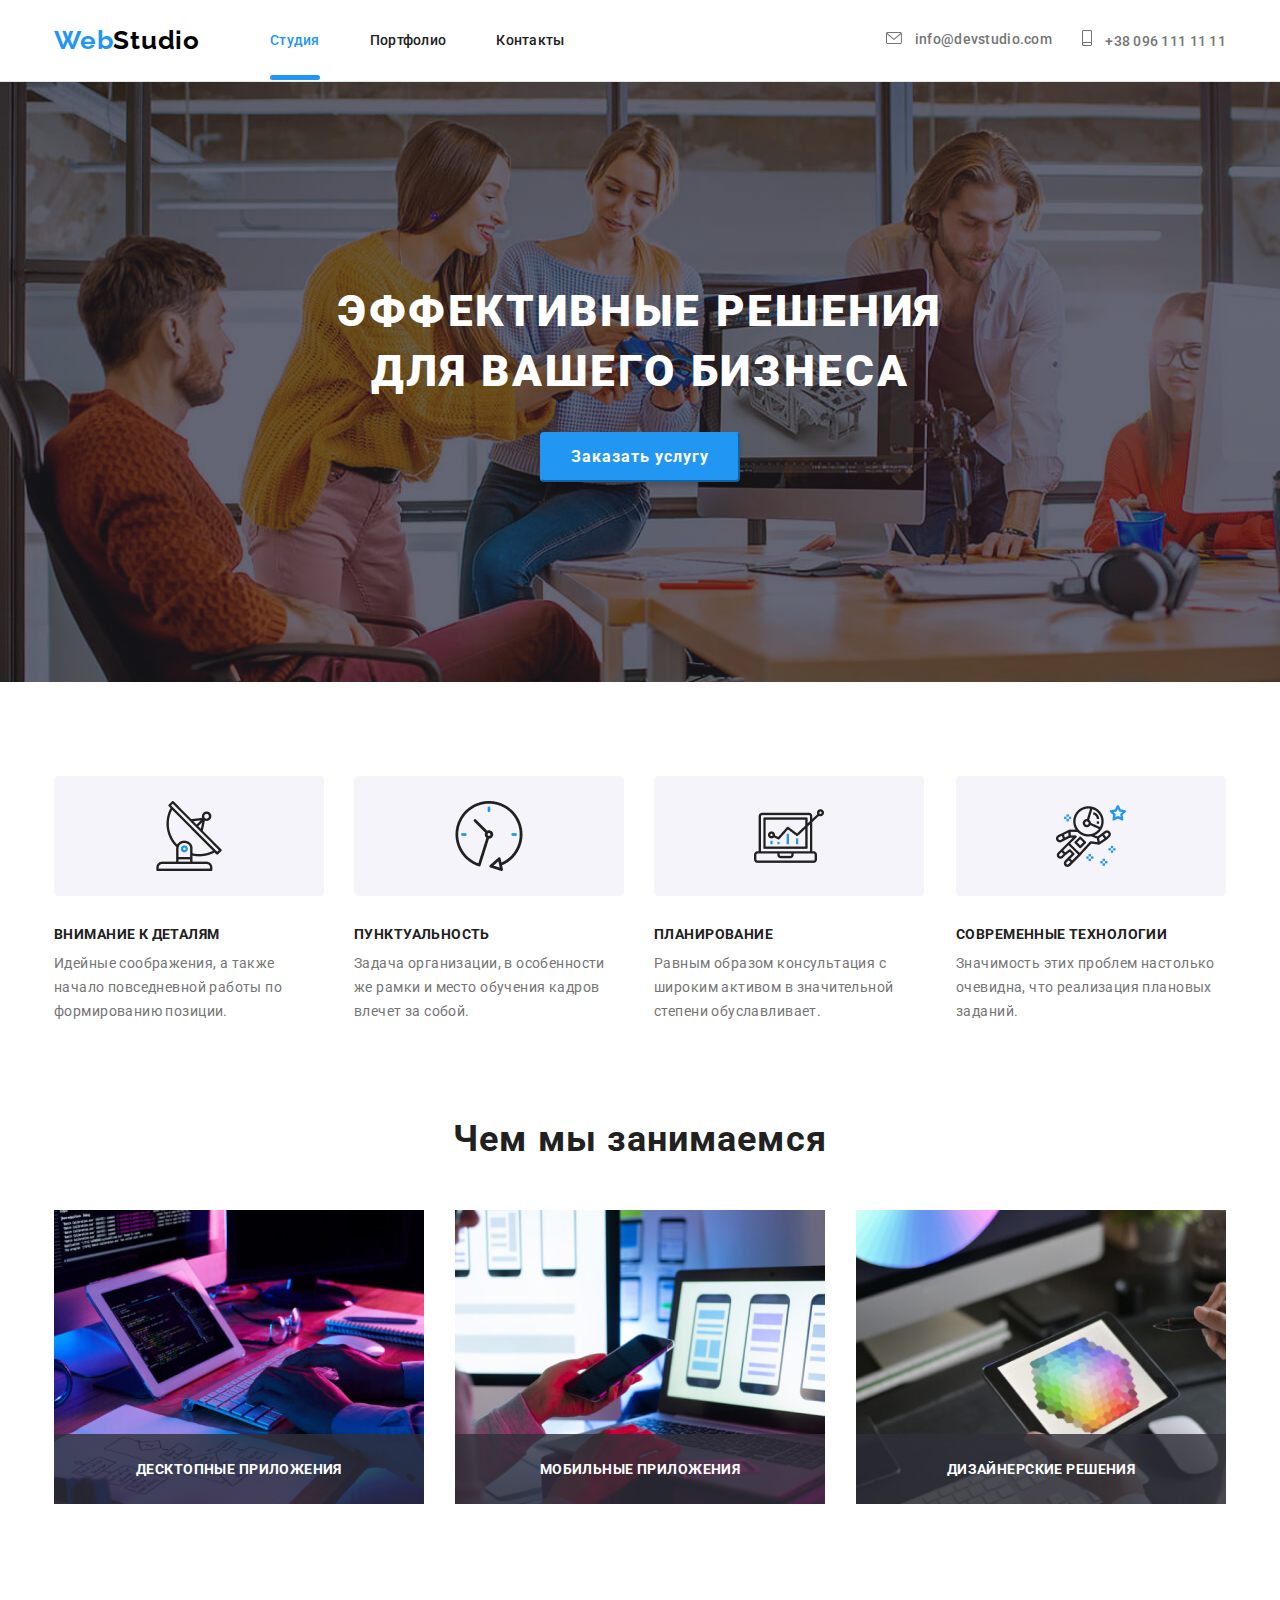
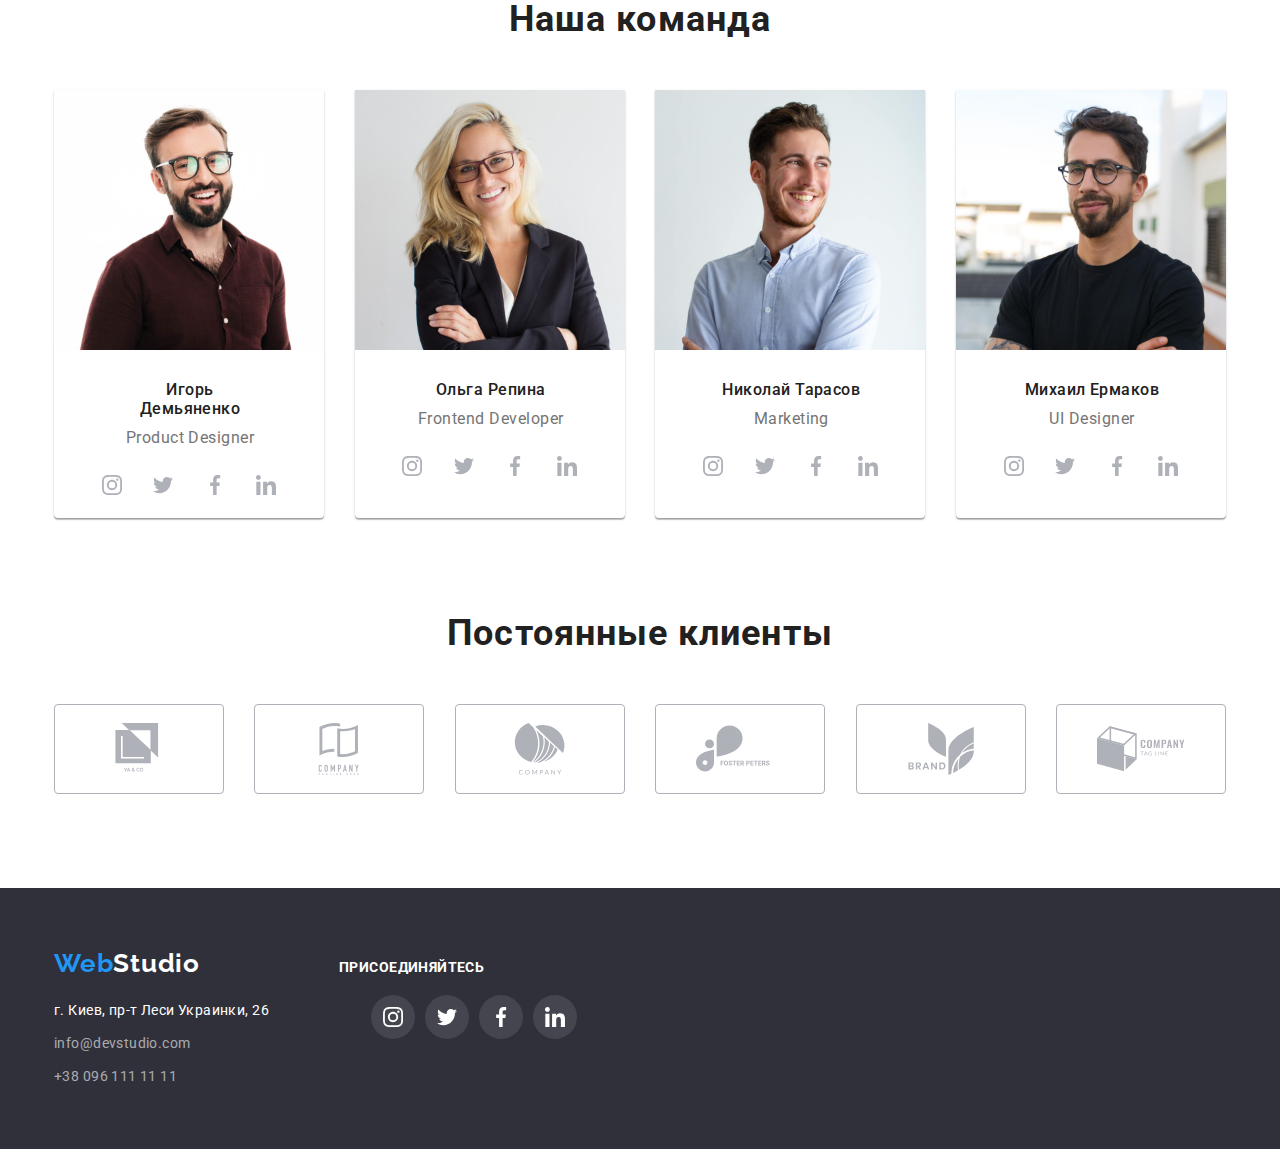
<file: index.html>
<!DOCTYPE html>
<html lang="ru">
  <head>
    <meta charset="UTF-8" />
    <meta name="viewport" content="width=device-width, initial-scale=1.0" />
    <title>WebStudio</title>
    <link rel="stylesheet" href="https://cdnjs.cloudflare.com/ajax/libs/modern-normalize/1.0.0/modern-normalize.css" />
    <link
      href="https://fonts.googleapis.com/css2?family=Raleway:wght@700&family=Roboto:wght@400;500;700;900&display=swap"
      rel="stylesheet"
    />
    <link rel="stylesheet" href="./css/styles.css" />
  </head>

  <body>
    <!--header-->
    <header class="header">
      <div class="container">
        <nav class="navigation">
          <a class="logo link" href="./index.html" aria-label="логотип WebStudio">
            <span class="logo-web">Web</span>Studio</a
          >

          <ul class="navigation-list list">
            <li class="navigation-list-item">
              <a class="navigation-list-link link streampage" href="./index.html">Студия</a>
            </li>
            <li class="navigation-list-item">
              <a class="navigation-list-link link" href="./portfolio.html">Портфолио</a>
            </li>
            <li class="navigation-list-item">
              <a class="navigation-list-link link" href="">Контакты</a>
            </li>
          </ul>
        </nav>

        <address class="address">
          <ul class="adress-list list">
            <li class="adress-list-item">
              <a class="header-mail-link link" href="mailto:info@devstudio.com">
                <svg class="header-mail-link-svg">
                  <use href="./images/sprite.svg#icon-envelope"></use>
                </svg>
                info@devstudio.com
              </a>
            </li>
            <li class="adress-list-item">
              <a class="header-tel-link link" href="tel:+380961111111">
                <svg class="header-tel-link-svg">
                  <use href="./images/sprite.svg#icon-smartphone"></use>
                </svg>
                +38 096 111 11 11
              </a>
            </li>
          </ul>
        </address>
      </div>
    </header>

    <main>
      <!--hero-->
      <section class="hero">
        <div class="container">
          <h1 class="hero-title">
            Эффективные решения <br />
            для вашего бизнеса
          </h1>
          <button class="hero-button" type="button" data-modal-open>Заказать услугу</button>
        </div>
      </section>

      <!--about-us-->
      <section class="about-us">
        <div class="container">
          <h2 hidden>Преимущества нашей компании</h2>
          <ul class="about-us-list list">
            <li class="about-us-list-item icon-antenna">
              <h3 class="about-us-title">Внимание к деталям</h3>
              <p class="about-us-description">
                Идейные соображения, а также начало повседневной работы по формированию позиции.
              </p>
            </li>
            <li class="about-us-list-item icon-clock">
              <h3 class="about-us-title">Пунктуальность</h3>
              <p class="about-us-description">
                Задача организации, в особенности же рамки и место обучения кадров влечет за собой.
              </p>
            </li>
            <li class="about-us-list-item icon-diagram">
              <h3 class="about-us-title">Планирование</h3>
              <p class="about-us-description">
                Равным образом консультация с широким активом в значительной степени обуславливает.
              </p>
            </li>
            <li class="about-us-list-item icon-astronaut">
              <h3 class="about-us-title">Современные технологии</h3>
              <p class="about-us-description">
                Значимость этих проблем настолько очевидна, что реализация плановых заданий.
              </p>
            </li>
          </ul>
        </div>
      </section>

      <section class="about-us-second">
        <div class="container">
          <h2 class="about-us-bottom-title">Чем мы занимаемся</h2>
          <ul class="about-us-bottom-list">
            <li class="about-us-bottom-list-item list">
              <div class="about-us-img-overlay">
                <img
                  class="about-us-bottom-img"
                  src="./images/main-section-about-us/img.jpg"
                  alt="мужчина печатает на клавиатуре в окружении девайсов"
                  width="370"
                  height="294"
                />
                <div class="about-us-overlay">
                  <p class="about-us-overlay-description">Десктопные приложения</p>
                </div>
              </div>
            </li>
            <li class="about-us-bottom-list-item list">
              <div class="about-us-img-overlay">
                <img
                  class="about-us-bottom-img"
                  src="./images/main-section-about-us/img-1.jpg"
                  alt="девушка держит смартфон перед ноутбуком"
                  width="370"
                  height="294"
                />
                <div class="about-us-overlay">
                  <p class="about-us-overlay-description">Мобильные приложения</p>
                </div>
              </div>
            </li>
            <li class="about-us-bottom-list-item list">
              <div class="about-us-img-overlay">
                <img
                  class="about-us-bottom-img"
                  src="./images/main-section-about-us/img-2.jpg"
                  alt="выполняется действие на планшете"
                  width="370"
                  height="294"
                />
                <div class="about-us-overlay">
                  <p class="about-us-overlay-description">Дизайнерские решения</p>
                </div>
              </div>
            </li>
          </ul>
        </div>
      </section>

      <!--our-team-->

      <section class="our-team">
        <div class="container">
          <h2 class="our-team-title">Наша команда</h2>
          <ul class="our-team-list list">
            <li class="our-team-list-item">
              <img
                class="our-team-lit-img"
                src="./images/our-team/igor.jpg"
                alt="Игорь Демьяненко"
                width="270"
                height="260"
              />
              <div class="card-content">
                <h3 class="our-team-list-name">Игорь Демьяненко</h3>
                <p class="our-team-list-position" lang="en">Product Designer</p>
              </div>
              <ul class="social-list list">
                <li class="social-list-item">
                  <a class="social-list-link" href="">
                    <svg class="social-list-svg">
                      <use href="./images/sprite.svg#icon-instagram"></use>
                    </svg>
                  </a>
                </li>
                <li class="social-list-item">
                  <a class="social-list-link" href="">
                    <svg class="social-list-svg">
                      <use href="./images/sprite.svg#icon-twitter"></use>
                    </svg>
                  </a>
                </li>
                <li class="social-list-item">
                  <a class="social-list-link" href="">
                    <svg class="social-list-svg">
                      <use href="./images/sprite.svg#icon-facebook"></use>
                    </svg>
                  </a>
                </li>
                <li class="social-list-item">
                  <a class="social-list-link" href="">
                    <svg class="social-list-svg">
                      <use href="./images/sprite.svg#icon-linkedin"></use>
                    </svg>
                  </a>
                </li>
              </ul>
            </li>
            <li class="our-team-list-item">
              <img
                class="our-team-lit-img"
                src="./images/our-team/olga.jpg"
                alt="Ольга Репина"
                width="270"
                height="260"
              />
              <div class="card-content">
                <h3 class="our-team-list-name">Ольга Репина</h3>
                <p class="our-team-list-position" lang="en">Frontend Developer</p>
              </div>
              <ul class="social-list list">
                <li class="social-list-item">
                  <a class="social-list-link" href="">
                    <svg class="social-list-svg">
                      <use href="./images/sprite.svg#icon-instagram"></use>
                    </svg>
                  </a>
                </li>
                <li class="social-list-item">
                  <a class="social-list-link" href="">
                    <svg class="social-list-svg">
                      <use href="./images/sprite.svg#icon-twitter"></use>
                    </svg>
                  </a>
                </li>
                <li class="social-list-item">
                  <a class="social-list-link" href="">
                    <svg class="social-list-svg">
                      <use href="./images/sprite.svg#icon-facebook"></use>
                    </svg>
                  </a>
                </li>
                <li class="social-list-item">
                  <a class="social-list-link" href="">
                    <svg class="social-list-svg">
                      <use href="./images/sprite.svg#icon-linkedin"></use>
                    </svg>
                  </a>
                </li>
              </ul>
            </li>
            <li class="our-team-list-item">
              <img
                class="our-team-lit-img"
                src="./images/our-team/nikolay.jpg"
                alt="Николай Тарасов"
                width="270"
                height="260"
              />
              <div class="card-content">
                <h3 class="our-team-list-name">Николай Тарасов</h3>
                <p class="our-team-list-position" lang="en">Marketing</p>
              </div>
              <ul class="social-list list">
                <li class="social-list-item">
                  <a class="social-list-link" href="">
                    <svg class="social-list-svg">
                      <use href="./images/sprite.svg#icon-instagram"></use>
                    </svg>
                  </a>
                </li>
                <li class="social-list-item">
                  <a class="social-list-link" href="">
                    <svg class="social-list-svg">
                      <use href="./images/sprite.svg#icon-twitter"></use>
                    </svg>
                  </a>
                </li>
                <li class="social-list-item">
                  <a class="social-list-link" href="">
                    <svg class="social-list-svg">
                      <use href="./images/sprite.svg#icon-facebook"></use>
                    </svg>
                  </a>
                </li>
                <li class="social-list-item">
                  <a class="social-list-link" href="">
                    <svg class="social-list-svg">
                      <use href="./images/sprite.svg#icon-linkedin"></use>
                    </svg>
                  </a>
                </li>
              </ul>
            </li>
            <li class="our-team-list-item">
              <img
                class="our-team-lit-img"
                src="./images/our-team/michael.jpg"
                alt="Михаил Ермаков"
                width="270"
                height="260"
              />
              <div class="card-content">
                <h3 class="our-team-list-name">Михаил Ермаков</h3>
                <p class="our-team-list-position" lang="en">UI Designer</p>
              </div>
              <ul class="social-list list">
                <li class="social-list-item">
                  <a class="social-list-link" href="">
                    <svg class="social-list-svg">
                      <use href="./images/sprite.svg#icon-instagram"></use>
                    </svg>
                  </a>
                </li>
                <li class="social-list-item">
                  <a class="social-list-link" href="">
                    <svg class="social-list-svg">
                      <use href="./images/sprite.svg#icon-twitter"></use>
                    </svg>
                  </a>
                </li>
                <li class="social-list-item">
                  <a class="social-list-link" href="">
                    <svg class="social-list-svg">
                      <use href="./images/sprite.svg#icon-facebook"></use>
                    </svg>
                  </a>
                </li>
                <li class="social-list-item">
                  <a class="social-list-link" href="">
                    <svg class="social-list-svg">
                      <use href="./images/sprite.svg#icon-linkedin"></use>
                    </svg>
                  </a>
                </li>
              </ul>
            </li>
          </ul>
        </div>
      </section>

      <!-- clients list -->

      <section class="clients">
        <div class="container">
          <h2 class="clients-title">Постоянные клиенты</h2>
          <ul class="clients-list list">
            <li class="clients-list-item">
              <a class="clients-link link" href="">
                <svg class="clients-icon">
                  <use href="./images/sprite.svg#icon-logo-1"></use>
                </svg>
              </a>
            </li>
            <li class="clients-list-item">
              <a class="clients-link link" href="">
                <svg class="clients-icon">
                  <use href="./images/sprite.svg#icon-logo-2"></use>
                </svg>
              </a>
            </li>
            <li class="clients-list-item">
              <a class="clients-link link" href="">
                <svg class="clients-icon">
                  <use href="./images/sprite.svg#icon-logo-3"></use>
                </svg>
              </a>
            </li>
            <li class="clients-list-item">
              <a class="clients-link link" href="">
                <svg class="clients-icon">
                  <use href="./images/sprite.svg#icon-logo-4"></use>
                </svg>
              </a>
            </li>
            <li class="clients-list-item">
              <a class="clients-link link" href="">
                <svg class="clients-icon">
                  <use href="./images/sprite.svg#icon-logo-5"></use>
                </svg>
              </a>
            </li>
            <li class="clients-list-item">
              <a class="clients-link link" href="">
                <svg class="clients-icon">
                  <use href="./images/sprite.svg#icon-logo-6"></use>
                </svg>
              </a>
            </li>
          </ul>
        </div>
      </section>
    </main>

    <!--contacts-->

    <footer class="footer">
      <div class="container">
        <div class="contacts">
          <a class="footer-logo link" href="./index.html"> <span class="logo-web">Web</span>Studio</a>
          <address class="address">
            <ul class="contacts-list list">
              <li class="contacts-list-item">
                <a class="contacts-list-map link" href="https://goo.gl/maps/ZcoWV4SDJjQbn3tt6" target="_blank"
                  >г. Киев, пр-т Леси Украинки, 26</a
                >
              </li>
              <li class="contacts-list-item">
                <a class="contacts-list-mail link" href="mailto:info@devstudio.com">info@devstudio.com</a>
              </li>
              <li class="contacts-list-item">
                <a class="contacts-list-tel link" href="tel:+380961111111">+38 096 111 11 11</a>
              </li>
            </ul>
          </address>
        </div>

        <div class="social-list-container">
          <h4 class="social-list-title">присоединяйтесь</h4>
          <ul class="footer-social-list list">
            <li class="footer-social-list-item">
              <a class="footer-social-list-link" href="">
                <svg class="footer-social-list-svg">
                  <use href="./images/sprite.svg#icon-instagram"></use>
                </svg>
              </a>
            </li>
            <li class="footer-social-list-item">
              <a class="footer-social-list-link" href="">
                <svg class="footer-social-list-svg">
                  <use href="./images/sprite.svg#icon-twitter"></use>
                </svg>
              </a>
            </li>
            <li class="footer-social-list-item">
              <a class="footer-social-list-link" href="">
                <svg class="footer-social-list-svg">
                  <use href="./images/sprite.svg#icon-facebook"></use>
                </svg>
              </a>
            </li>
            <li class="footer-social-list-item">
              <a class="footer-social-list-link" href="">
                <svg class="footer-social-list-svg">
                  <use href="./images/sprite.svg#icon-linkedin"></use>
                </svg>
              </a>
            </li>
          </ul>
        </div>
      </div>
    </footer>

    <div class="backdrop is-hidden" data-modal>
      <div class="modal">
        <button type="button" class="close-button" data-modal-close>
          <svg class="icon-button-close">
            <use href="./images/sprite.svg#icon-Vector"></use>
          </svg>
        </button>
      </div>
    </div>
    <script src="./js/modal.js"></script>
  </body>
</html>
</file>
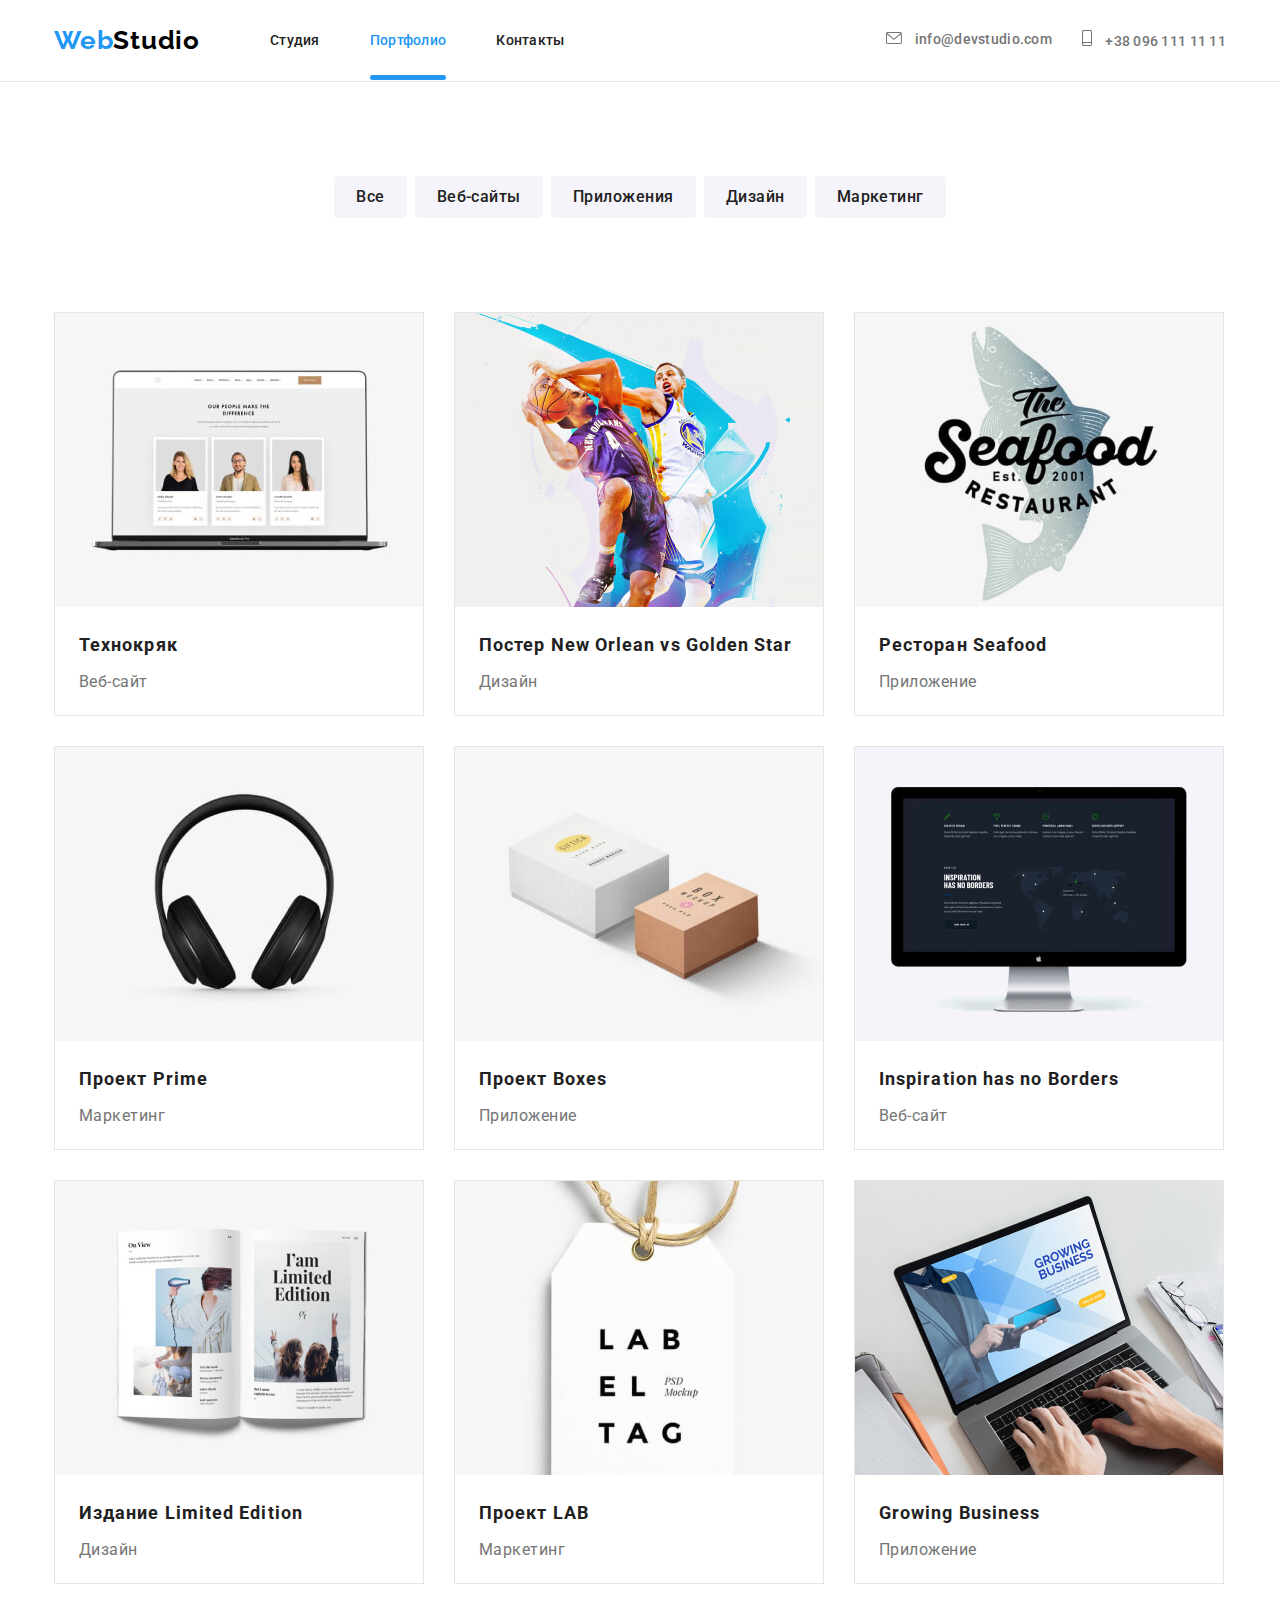
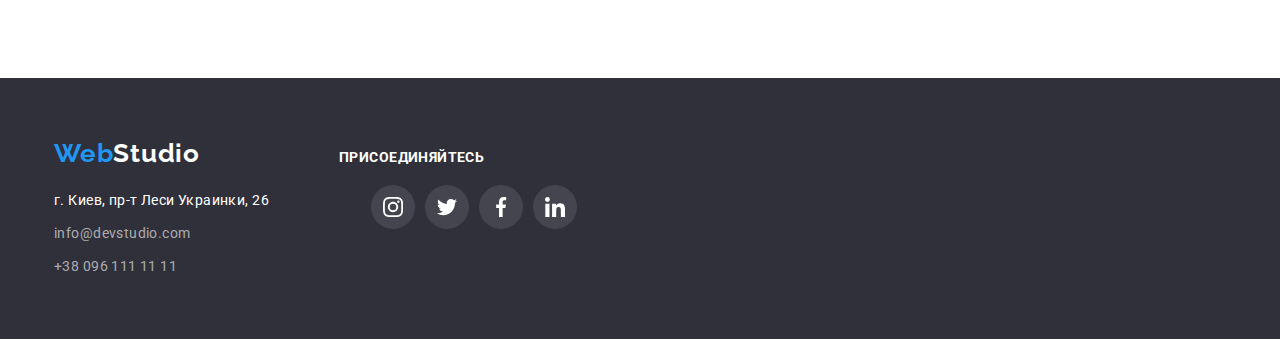
<file: portfolio.html>
<!DOCTYPE html>
<html lang="ru">
  <head>
    <meta charset="UTF-8" />
    <meta name="viewport" content="width=device-width, initial-scale=1.0" />
    <title>WebStudio</title>
    <link rel="stylesheet" href="https://cdnjs.cloudflare.com/ajax/libs/modern-normalize/1.0.0/modern-normalize.css" />
    <link
      href="https://fonts.googleapis.com/css2?family=Raleway:wght@700&family=Roboto:wght@400;500;700;900&display=swap"
      rel="stylesheet"
    />
    <link rel="stylesheet" href="./css/styles.css" />
  </head>
  <body>
    <!--header-->

    <header class="header">
      <div class="container">
        <nav class="navigation">
          <a class="logo link" href="./index.html" aria-label="логотип WebStudio">
            <span class="logo-web">Web</span>Studio</a
          >

          <ul class="navigation-list list">
            <li class="navigation-list-item">
              <a class="navigation-list-link link" href="./index.html">Студия</a>
            </li>
            <li class="navigation-list-item">
              <a class="navigation-list-link link streampage" href="./portfolio.html">Портфолио</a>
            </li>
            <li class="navigation-list-item">
              <a class="navigation-list-link link" href="">Контакты</a>
            </li>
          </ul>
        </nav>

        <address class="address">
          <ul class="adress-list list">
            <li class="adress-list-item">
              <a class="header-mail-link link" href="mailto:info@devstudio.com">
                <svg class="header-mail-link-svg">
                  <use href="./images/sprite.svg#icon-envelope"></use>
                </svg>
                info@devstudio.com
              </a>
            </li>
            <li class="adress-list-item">
              <a class="header-tel-link link" href="tel:+380961111111">
                <svg class="header-tel-link-svg">
                  <use href="./images/sprite.svg#icon-smartphone"></use>
                </svg>
                +38 096 111 11 11
              </a>
            </li>
          </ul>
        </address>
      </div>
    </header>

    <main>
      <section class="portfolio-main">
        <div class="container">
          <h1 hidden>Навигация проекты</h1>
          <ul class="portfolio-main-button-list list">
            <li class="portfolio-main-button-list-item">
              <button class="portfolio-main-button" type="button">Все</button>
            </li>
            <li class="portfolio-main-button-list-item">
              <button class="portfolio-main-button" type="button">Веб-сайты</button>
            </li>
            <li class="portfolio-main-button-list-item">
              <button class="portfolio-main-button" type="button">Приложения</button>
            </li>
            <li class="portfolio-main-button-list-item">
              <button class="portfolio-main-button" type="button">Дизайн</button>
            </li>
            <li class="portfolio-main-button-list-item">
              <button class="portfolio-main-button" type="button">Маркетинг</button>
            </li>
          </ul>
        </div>
      </section>
      <section class="portfolio-main-projects">
        <div class="container">
          <ul class="portfolio-main-projects-list list">
            <li class="portfolio-main-projects-list-item">
              <a class="portfolio-main-projects-link link" href="">
                <div class="portfolio-wrapper">
                  <img
                    class="portfolio-main-projects-img"
                    src="./images/projects/project 1.jpg"
                    alt="веб-страница технокряк"
                    width="370"
                    height="294"
                  />
                  <div class="overlay">
                    <p class="overlay-text">
                      Технокряк это современная площадка распространения коронавируса. Компании используют эту платформу
                      для цифрового шпионажа и атак на защищённые сервера конкурентов.
                    </p>
                  </div>
                </div>

                <h2 class="portfolio-main-projects-title">Технокряк</h2>
                <p class="portfolio-main-projects-description">Веб-сайт</p>
              </a>
            </li>
            <li class="portfolio-main-projects-list-item">
              <a class="portfolio-main-projects-link link" href="">
                <div class="portfolio-wrapper">
                  <img
                    class="portfolio-main-projects-img"
                    src="./images/projects/project 2.jpg"
                    alt="рисунок противостояния Нового Орлеана и Голден Стар"
                    width="370"
                    height="294"
                  />
                  <div class="overlay">
                    <p class="overlay-text">
                      Технокряк это современная площадка распространения коронавируса. Компании используют эту платформу
                      для цифрового шпионажа и атак на защищённые сервера конкурентов.
                    </p>
                  </div>
                </div>

                <h2 class="portfolio-main-projects-title">Постер New Orlean vs Golden Star</h2>
                <p class="portfolio-main-projects-description">Дизайн</p>
              </a>
            </li>
            <li class="portfolio-main-projects-list-item">
              <a class="portfolio-main-projects-link link" href="">
                <div class="portfolio-wrapper">
                  <img
                    class="portfolio-main-projects-img"
                    src="./images/projects/project 3.jpg"
                    alt="логотип ресторана Seafood"
                    width="370"
                    height="294"
                  />
                  <div class="overlay">
                    <p class="overlay-text">
                      Технокряк это современная площадка распространения коронавируса. Компании используют эту платформу
                      для цифрового шпионажа и атак на защищённые сервера конкурентов.
                    </p>
                  </div>
                </div>

                <h2 class="portfolio-main-projects-title">Ресторан Seafood</h2>
                <p class="portfolio-main-projects-description">Приложение</p>
              </a>
            </li>
            <li class="portfolio-main-projects-list-item">
              <a class="portfolio-main-projects-link link" href="">
                <div class="portfolio-wrapper">
                  <img
                    class="portfolio-main-projects-img"
                    src="./images/projects/project 4.jpg"
                    alt="наушники"
                    width="370"
                    height="294"
                  />
                  <div class="overlay">
                    <p class="overlay-text">
                      Технокряк это современная площадка распространения коронавируса. Компании используют эту платформу
                      для цифрового шпионажа и атак на защищённые сервера конкурентов.
                    </p>
                  </div>
                </div>

                <h2 class="portfolio-main-projects-title">Проект Prime</h2>
                <p class="portfolio-main-projects-description">Маркетинг</p>
              </a>
            </li>
            <li class="portfolio-main-projects-list-item">
              <a class="portfolio-main-projects-link link" href="">
                <div class="portfolio-wrapper">
                  <img
                    class="portfolio-main-projects-img"
                    src="./images/projects/project 5.jpg"
                    alt="коробки"
                    width="370"
                    height="294"
                  />
                  <div class="overlay">
                    <p class="overlay-text">
                      Технокряк это современная площадка распространения коронавируса. Компании используют эту платформу
                      для цифрового шпионажа и атак на защищённые сервера конкурентов.
                    </p>
                  </div>
                </div>

                <h2 class="portfolio-main-projects-title">Проект Boxes</h2>
                <p class="portfolio-main-projects-description">Приложение</p>
              </a>
            </li>
            <li class="portfolio-main-projects-list-item">
              <a class="portfolio-main-projects-link link" href="">
                <div class="portfolio-wrapper">
                  <img
                    class="portfolio-main-projects-img"
                    src="./images/projects/project 6.jpg"
                    alt="веб-страница inspiration has no borders"
                    width="370"
                    height="294"
                  />
                  <div class="overlay">
                    <p class="overlay-text">
                      Технокряк это современная площадка распространения коронавируса. Компании используют эту платформу
                      для цифрового шпионажа и атак на защищённые сервера конкурентов.
                    </p>
                  </div>
                </div>

                <h2 class="portfolio-main-projects-title">Inspiration has no Borders</h2>
                <p class="portfolio-main-projects-description">Веб-сайт</p>
              </a>
            </li>
            <li class="portfolio-main-projects-list-item">
              <a class="portfolio-main-projects-link link" href="">
                <div class="portfolio-wrapper">
                  <img
                    class="portfolio-main-projects-img"
                    src="./images/projects/project 7.jpg"
                    alt="розворот журнала от издания limited edition"
                    width="370"
                    height="294"
                  />
                  <div class="overlay">
                    <p class="overlay-text">
                      Технокряк это современная площадка распространения коронавируса. Компании используют эту платформу
                      для цифрового шпионажа и атак на защищённые сервера конкурентов.
                    </p>
                  </div>
                </div>

                <h2 class="portfolio-main-projects-title">Издание Limited Edition</h2>
                <p class="portfolio-main-projects-description">Дизайн</p>
              </a>
            </li>
            <li class="portfolio-main-projects-list-item">
              <a class="portfolio-main-projects-link link" href="">
                <div class="portfolio-wrapper">
                  <img
                    class="portfolio-main-projects-img"
                    src="./images/projects/project 8.jpg"
                    alt="логотип lab"
                    width="370"
                    height="294"
                  />
                  <div class="overlay">
                    <p class="overlay-text">
                      Технокряк это современная площадка распространения коронавируса. Компании используют эту платформу
                      для цифрового шпионажа и атак на защищённые сервера конкурентов.
                    </p>
                  </div>
                </div>

                <h2 class="portfolio-main-projects-title">Проект LAB</h2>
                <p class="portfolio-main-projects-description">Маркетинг</p>
              </a>
            </li>
            <li class="portfolio-main-projects-list-item">
              <div class="portfolio-wrapper">
                <img
                  class="portfolio-main-projects-img"
                  src="./images/projects/project 9.jpg"
                  alt="веб-страница growing business"
                  width="370"
                  height="294"
                />
                <div class="overlay">
                  <p class="overlay-text">
                    Технокряк это современная площадка распространения коронавируса. Компании используют эту платформу
                    для цифрового шпионажа и атак на защищённые сервера конкурентов.
                  </p>
                </div>
              </div>
              <a class="portfolio-main-projects-link link" href="">
                <h2 class="portfolio-main-projects-title">Growing Business</h2>
                <p class="portfolio-main-projects-description">Приложение</p>
              </a>
            </li>
          </ul>
        </div>
      </section>
    </main>

    <!--contacts-->

    <footer class="footer">
      <div class="container">
        <div class="contacts">
          <a class="footer-logo link" href="./index.html"> <span class="logo-web">Web</span>Studio</a>
          <address class="address">
            <ul class="contacts-list list">
              <li class="contacts-list-item">
                <a class="contacts-list-map link" href="https://goo.gl/maps/ZcoWV4SDJjQbn3tt6" target="_blank"
                  >г. Киев, пр-т Леси Украинки, 26</a
                >
              </li>
              <li class="contacts-list-item">
                <a class="contacts-list-mail link" href="mailto:info@devstudio.com">info@devstudio.com</a>
              </li>
              <li class="contacts-list-item">
                <a class="contacts-list-tel link" href="tel:+380961111111">+38 096 111 11 11</a>
              </li>
            </ul>
          </address>
        </div>

        <div class="social-list-container">
          <h4 class="social-list-title">присоединяйтесь</h4>
          <ul class="footer-social-list list">
            <li class="footer-social-list-item">
              <a class="footer-social-list-link" href="">
                <svg class="footer-social-list-svg">
                  <use href="./images/sprite.svg#icon-instagram"></use>
                </svg>
              </a>
            </li>
            <li class="footer-social-list-item">
              <a class="footer-social-list-link" href="">
                <svg class="footer-social-list-svg">
                  <use href="./images/sprite.svg#icon-twitter"></use>
                </svg>
              </a>
            </li>
            <li class="footer-social-list-item">
              <a class="footer-social-list-link" href="">
                <svg class="footer-social-list-svg">
                  <use href="./images/sprite.svg#icon-facebook"></use>
                </svg>
              </a>
            </li>
            <li class="footer-social-list-item">
              <a class="footer-social-list-link" href="">
                <svg class="footer-social-list-svg">
                  <use href="./images/sprite.svg#icon-linkedin"></use>
                </svg>
              </a>
            </li>
          </ul>
        </div>
      </div>
    </footer>
  </body>
</html>
</file>
<file: css/styles.css>
/* основной цвет текста color: #757575 */
/* вторичный цвет текста color: #212121 */
/* основной фон color: #ffffff; */
/* вторичный фон color: #2F303A */
/* вспомогательный фон color: #F5F4FA */
/* цвет логотипа color: #2196F3; */
/* вторичный цвет логотипа color: #000000 */

*,
*::before,
*::after {
  margin: 0;
  padding: 0;
}

body {
  font-family: "Roboto", sans-serif;
  font-style: normal;
}

:root {
  --accent-colour: #2196f3;
  --main-font: Roboto;
  --secondary-font: Raleway;
  --title-colour: #212121;
  --description-colour: #757575;
}

.list {
  list-style: none;
}

.link {
  text-decoration: none;
}

.address {
  font-style: normal;
}

img {
  display: block;
}

.container {
  width: 1200px;
  padding: 0 14px;
  margin: 0 auto;
}

.is-hidden {
  opacity: 0;
  visibility: hidden;
  pointer-events: none;
}

/* ======= HEADER ======= */

.header {
  padding: 25px;
  border-bottom: 1px solid #e5e5e5;
}

.header .container {
  display: flex;
  align-items: center;
}

.header .address {
  margin-left: auto;
}

.navigation {
  display: flex;
  align-items: center;
}

.adress-list {
  display: flex;
}

.adress-list-item:not(:last-child) {
  margin-right: 30px;
}

.navigation-list {
  display: flex;
}

.navigation-list-item:not(:last-child) {
  margin-right: 50px;
}

.logo {
  margin-right: 70px;
  font-family: var(--secondary-font);
  font-style: normal;
  font-weight: 700;
  font-size: 26px;
  line-height: 1.192;
  letter-spacing: 0.03em;

  color: #000000;
}
.logo-web {
  color: #2196f3;
}

.navigation-list-link {
  position: relative;
  font-weight: 500;
  font-size: 14px;
  line-height: 1.142;
  letter-spacing: 0.02em;
  color: #212121;
  transition: color 250ms cubic-bezier(0.4, 0, 0.2, 1);
}

.header-tel-link,
.header-mail-link {
  font-weight: 500;
  font-size: 14px;
  line-height: 1.142;
  letter-spacing: 0.02em;
  color: #757575;
  transition: color 250ms cubic-bezier(0.4, 0, 0.2, 1);
}

.header-mail-link-svg {
  width: 16px;
  height: 12px;
  margin-right: 10px;
  fill: #757575;
  transition: color 250ms cubic-bezier(0.4, 0, 0.2, 1);
}

.header-mail-link:hover .header-mail-link-svg {
  fill: var(--accent-colour);
}

.header-tel-link-svg {
  width: 10px;
  height: 16px;
  margin-right: 10px;
  fill: #757575;
  transition: color 250ms cubic-bezier(0.4, 0, 0.2, 1);
}

.header-tel-link:hover .header-tel-link-svg {
  fill: var(--accent-colour);
}

.navigation-list-link:hover,
.navigation-list-link:focus,
.header-mail-link:hover,
.header-mail-link:focus,
.header-tel-link:hover,
.header-tel-link:focus {
  color: var(--accent-colour);
}

.streampage {
  color: var(--accent-colour);
}
.streampage::after {
  position: absolute;

  bottom: -32px;
  content: "";
  display: block;
  height: 5px;
  width: 100%;
  background-color: var(--accent-colour);
  border-radius: 4px;
}

/* ======= HEADER-END ======= */

/* ======= HERO ======= */

.hero {
  display: flex;
  justify-content: center;
  padding-top: 200px;
  padding-bottom: 200px;
  background-color: #c4c4c4;
  background-image: linear-gradient(rgba(47, 48, 58, 0.4), rgba(47, 48, 58, 0.4)),
    url(../images/hero/background-hero.jpg);
}
.hero-title {
  font-weight: 900;
  font-size: 44px;
  line-height: 1.363;
  text-align: center;
  letter-spacing: 0.06em;
  text-transform: uppercase;
  color: #ffffff;
}

.hero-button {
  display: block;
  margin: 0 auto;
  margin-top: 30px;
  font-weight: 700;
  font-size: 16px;
  line-height: 1.875;
  text-align: center;
  letter-spacing: 0.06em;
  color: #ffffff;

  min-width: 200px;
  height: 50px;

  background: var(--accent-colour);
  box-shadow: 0px 4px 4px rgba(0, 0, 0, 0.15);
  border-radius: 4px;
  border-color: var(--accent-colour);

  cursor: pointer;
}

/* ======= HERO-END ======= */

/* ======= ABOUT-US ======= */

.about-us {
  padding-bottom: 94px;
}

.about-us-second {
  padding-bottom: 94px;
}

.about-us {
  padding-top: 94px;
}

.about-us-list {
  display: flex;
  justify-content: space-between;
}

.about-us-list-item:not(:last-child) {
  margin-right: 30px;
}

.about-us-title {
  margin-bottom: 10px;
  font-weight: 700;
  font-size: 14px;
  line-height: 1.142;
  letter-spacing: 0.03em;
  text-transform: uppercase;
  color: var(--title-colour);
}

.about-us-description {
  padding-right: 5px;
  font-weight: 400;
  font-size: 14px;
  line-height: 1.714;
  letter-spacing: 0.03em;
  color: var(--description-colour);
}

.about-us-bottom-title {
  font-weight: 700;
  font-size: 36px;
  line-height: 1.167;
  text-align: center;
  letter-spacing: 0.03em;
  color: var(--title-colour);
}

.about-us-bottom-title {
  margin-bottom: 50px;
}

.about-us-bottom-list {
  display: flex;
  justify-content: space-between;
}

.icon-antenna::before {
  content: "";
  display: block;
  width: 270px;
  height: 120px;
  background-color: #f5f4fa;
  border-radius: 4px;
  margin-bottom: 30px;
  background-image: url(../images/main-section-about-us/antenna.png);
  background-repeat: no-repeat;
  background-position: center;
}

.icon-clock::before {
  content: "";
  display: block;
  width: 270px;
  height: 120px;
  background-color: #f5f4fa;
  border-radius: 4px;
  margin-bottom: 30px;
  background-image: url(../images/main-section-about-us/clock.png);
  background-repeat: no-repeat;
  background-position: center;
}

.icon-diagram::before {
  content: "";
  display: block;
  width: 270px;
  height: 120px;
  background-color: #f5f4fa;
  border-radius: 4px;
  margin-bottom: 30px;
  background-image: url(../images/main-section-about-us/diagram.png);
  background-repeat: no-repeat;
  background-position: center;
}

.icon-astronaut::before {
  content: "";
  display: block;
  width: 270px;
  height: 120px;
  background-color: #f5f4fa;
  border-radius: 4px;
  margin-bottom: 30px;
  background-image: url(../images/main-section-about-us/astronaut.png);
  background-repeat: no-repeat;
  background-position: center;
}

.about-us-img-overlay {
  position: relative;
}

.about-us-overlay {
  position: absolute;
  width: 370px;
  height: 70px;
  bottom: 0;
  left: 0;
  background: rgba(47, 48, 58, 0.8);
}

.about-us-overlay-description {
  font-family: Roboto;
  font-style: 400;
  font-weight: 700;
  font-size: 14px;
  line-height: 16px;
  text-align: center;
  letter-spacing: 0.03em;
  text-transform: uppercase;
  color: #ffffff;
  padding-top: 27px;
  padding-bottom: 27px;
}

/* ======= ABOUT-US-END ======= */

/* ======= OUR-TEAM ======= */

.out-team {
  padding-top: 94px;
  padding-bottom: 94px;
  background-color: #f5f4fa;
}

.our-team-list {
  display: flex;
  justify-content: space-between;
}

.our-team-title {
  margin-bottom: 50px;
  font-weight: 700;
  font-size: 36px;
  line-height: 1.167;
  text-align: center;
  letter-spacing: 0.03em;
  color: var(--title-colour);
}

.our-team-list-name {
  font-weight: 500;
  font-size: 16px;
  line-height: 1.187;
  text-align: center;
  letter-spacing: 0.03em;
  color: var(--title-colour);
}

.our-team-list-position {
  font-weight: 400;
  font-size: 16px;
  line-height: 1.187;
  text-align: center;
  letter-spacing: 0.03em;
  color: var(--description-colour);
}

.card-content {
  padding-top: 30px;
  padding-bottom: 16px;
  padding-right: 58px;
  padding-left: 60px;
}

.our-team-list-name {
  margin-bottom: 10px;
}

.our-team-list-item {
  width: 270px;
  height: 428px;
  background: #ffffff;
  box-shadow: 0px 1px 3px rgba(0, 0, 0, 0.12), 0px 1px 1px rgba(0, 0, 0, 0.14), 0px 2px 1px rgba(0, 0, 0, 0.2);
  border-radius: 0px 0px 4px 4px;
}

.social-list {
  display: flex;
  justify-content: space-around;
  padding-left: 32px;
  padding-right: 32px;
  padding-bottom: 30px;
}

.social-list-link {
  display: flex;
  align-items: center;
  justify-content: center;
  width: 44px;
  height: 44px;
  background-color: #ffffff;
  border-radius: 50%;
  transition: all 250ms cubic-bezier(0.4, 0, 0.2, 1);
}

.social-list-link:hover .social-list-svg {
  fill: #ffffff;
}

.social-list-link:hover {
  background-color: #2196f3;
  transition: color 250ms cubic-bezier(0.4, 0, 0.2, 1);
}

.social-list-svg {
  width: 20px;
  height: 20px;
  fill: #afb1b8;
  transition: all 250ms cubic-bezier(0.4, 0, 0.2, 1);
}

/* ======= OUR-TEAM-END ======= */

/* ============ CLIENTS ============ */
.clients-list {
  display: flex;
  justify-content: space-between;
  align-items: center;
}
.clients-icon {
  fill: #afb1b8;
  width: 88px;
  height: 52px;
  transition: all 250ms cubic-bezier(0.4, 0, 0.2, 1);
}
.clients-link {
  display: flex;
  justify-content: center;
  align-items: center;
  width: 170px;
  height: 90px;
  border: 1px solid #afb1b8;
  box-sizing: border-box;
  border-radius: 4px;
  transition: all 250ms cubic-bezier(0.4, 0, 0.2, 1);
}
.clients-link:hover,
.clients-link:focus {
  border-color: var(--accent-colour);
}
.clients-link:hover .clients-icon,
.clients-link:focus .clients-icon {
  fill: var(--accent-colour);
}

.clients-title {
  margin-bottom: 50px;
  font-weight: 700;
  font-family: Roboto;
  font-style: normal;
  font-size: 36px;
  line-height: 1.167;
  text-align: center;
  letter-spacing: 0.03em;
  color: var(--title-colour);
  margin-bottom: 50px;
}

.clients {
  padding-top: 94px;
  padding-bottom: 94px;
}

/* ======= FOOTER ======= */

.footer {
  padding-top: 60px;
  padding-bottom: 60px;
  background-color: #2f303a;
}

.footer .container {
  display: flex;
  align-items: baseline;
}

.social-list-container {
  display: flex;
  flex-direction: column;
  margin-left: 70px;
}

.contacts {
  background-color: #2f303a;
}

.footer-logo {
  font-family: var(--secondary-font);
  font-weight: 700;
  font-size: 26px;
  line-height: 1.192;
  letter-spacing: 0.03em;
  color: #ffffff;
}

.contacts-list-map {
  font-weight: 400;
  font-size: 14px;
  line-height: 1.714;
  letter-spacing: 0.03em;
  color: #ffffff;
}

.contacts-list-mail,
.contacts-list-tel {
  font-weight: 400;
  font-size: 14px;
  line-height: 1.714;
  letter-spacing: 0.03em;
  color: rgba(255, 255, 255, 0.6);
}

.contacts-list {
  margin-top: 20px;
}

.contacts-list-item:not(:last-child) {
  margin-bottom: 9px;
}

.social-list-container {
  width: 206px;
  height: 80px;
}

.footer-social-list-svg {
  width: 20px;
  height: 20px;
  fill: #ffffff;
}

.footer-social-list-link:hover .social-list-svg {
  fill: #ffffff;
}

.footer-social-list-link:hover {
  background-color: #2196f3;
}

.footer-social-list-link {
  display: flex;
  align-items: center;
  justify-content: center;
  width: 44px;
  height: 44px;
  background-color: rgba(255, 255, 255, 0.1);
  border-radius: 50%;
  transition: all 250ms cubic-bezier(0.4, 0, 0.2, 1);
}

.footer-social-list-item:not(:last-child) {
  margin-right: 10px;
}

.footer-social-list {
  display: flex;
  justify-content: space-around;
  padding-left: 32px;
  padding-right: 32px;
  padding-bottom: 30px;
}

.social-list-title {
  width: 145px;
  height: 16px;
  font-family: Roboto;
  font-style: normal;
  font-weight: bold;
  font-size: 14px;
  line-height: 16px;
  letter-spacing: 0.03em;
  text-transform: uppercase;
  color: #ffffff;
  margin-bottom: 20px;
}

/* ======= FOOTER-END ======= */

.backdrop {
  position: fixed;
  top: 0;
  left: 0;
  width: 100%;
  height: 100%;
  background-color: rgba(0, 0, 0, 0.5);
  transition: all 500ms linear;
}

.modal {
  position: absolute;
  top: 50%;
  left: 50%;
  transform: translate(-50%, -50%);
  width: 528px;
  height: 581px;
  background-color: #ffffff;
}

.close-button {
  position: absolute;
  top: 8px;
  right: 8px;
  background-color: #ffffff;
  width: 30px;
  height: 30px;
  border-radius: 50%;
  cursor: pointer;
  border: 1px solid rgba(0, 0, 0, 0.1);
  box-sizing: border-box;
}

.icon-button-close {
  fill: #212121;
  width: 11px;
  height: 11px;
}

/* ======= PORTFOLIO-MAIN ======= */

.portfolio-main {
  padding-top: 94px;
  padding-bottom: 94px;
}

.portfolio-main-button-list {
  display: flex;
  justify-content: center;
}

.portfolio-main-button-list-item:not(:last-child) {
  margin-right: 8px;
}

.portfolio-main-button {
  font-family: Roboto;
  font-style: normal;
  font-weight: 500;
  font-size: 16px;
  line-height: 1.625;
  text-align: center;
  letter-spacing: 0.03em;
  color: #212121;
  background-color: #f5f4fa;
  border-radius: 4px;
  border-color: transparent;
  padding: 6px 20px;
  transition: all 250ms cubic-bezier(0.4, 0, 0.2, 1);
}

.portfolio-main-button:hover,
.portfolio-main-button:focus {
  color: #f5f4fa;
  background-color: var(--accent-colour);
  box-shadow: 0px 3px 1px rgba(0, 0, 0, 0.1), 0px 1px 2px rgba(0, 0, 0, 0.08), 0px 2px 2px rgba(0, 0, 0, 0.12);
  border-color: transparent;
}

.portfolio-main-projects-title {
  font-weight: 700;
  font-size: 18px;
  line-height: 2;
  letter-spacing: 0.06em;
  color: var(--title-colour);
  padding-left: 24px;
  padding-top: 20px;
  margin-bottom: 4px;
}

.portfolio-main-projects-description {
  font-weight: 400;
  font-size: 16px;
  line-height: 1.875;
  letter-spacing: 0.03em;
  color: var(--description-colour);
  padding-left: 24px;
  padding-bottom: 20px;
}

.portfolio-main-projects-list {
  display: flex;
  flex-wrap: wrap;
}
.portfolio-main-projects {
  padding-bottom: 94px;
}

.portfolio-main-projects-list-item {
  width: 370px;
  height: 404px;
  border: 1px solid #e5e5e5;
  transition: all 250ms cubic-bezier(0.4, 0, 0.2, 1);
}

.portfolio-wrapper {
  position: relative;
  overflow: hidden;
}

.portfolio-main-projects-list-item:hover,
.portfolio-main-projects-list-item:focus {
  background: #ffffff;
  box-shadow: 0px 1px 3px rgba(0, 0, 0, 0.12), 0px 1px 1px rgba(0, 0, 0, 0.14), 0px 2px 1px rgba(0, 0, 0, 0.2);
  border-radius: 0px 0px 4px 4px;
}
.portfolio-main-projects-list-item:not(:nth-child(3n + 3)) {
  margin-right: 30px;
}

.portfolio-main-projects-list-item:not(:nth-last-child(-n + 3)) {
  margin-bottom: 30px;
}

.portfolio-main-projects-list-item:hover .overlay {
  transform: translateX(0%);
}

/* ====== overlay ====== */

.overlay {
  position: absolute;
  top: 0;
  left: 0;
  width: 100%;
  height: 100%;
  background: rgba(33, 150, 243, 0.9);

  transform: translateY(100%);

  transition: all 500ms linear;
}

.overlay-text {
  padding-top: 63px;
  padding-left: 24px;
  padding-bottom: 63px;
  padding-right: 24px;
  font-family: Roboto;
  font-style: 400;
  font-weight: 400;
  font-size: 18px;
  line-height: 28px;
  letter-spacing: 0.03em;
  color: #ffffff;
}
</file>
